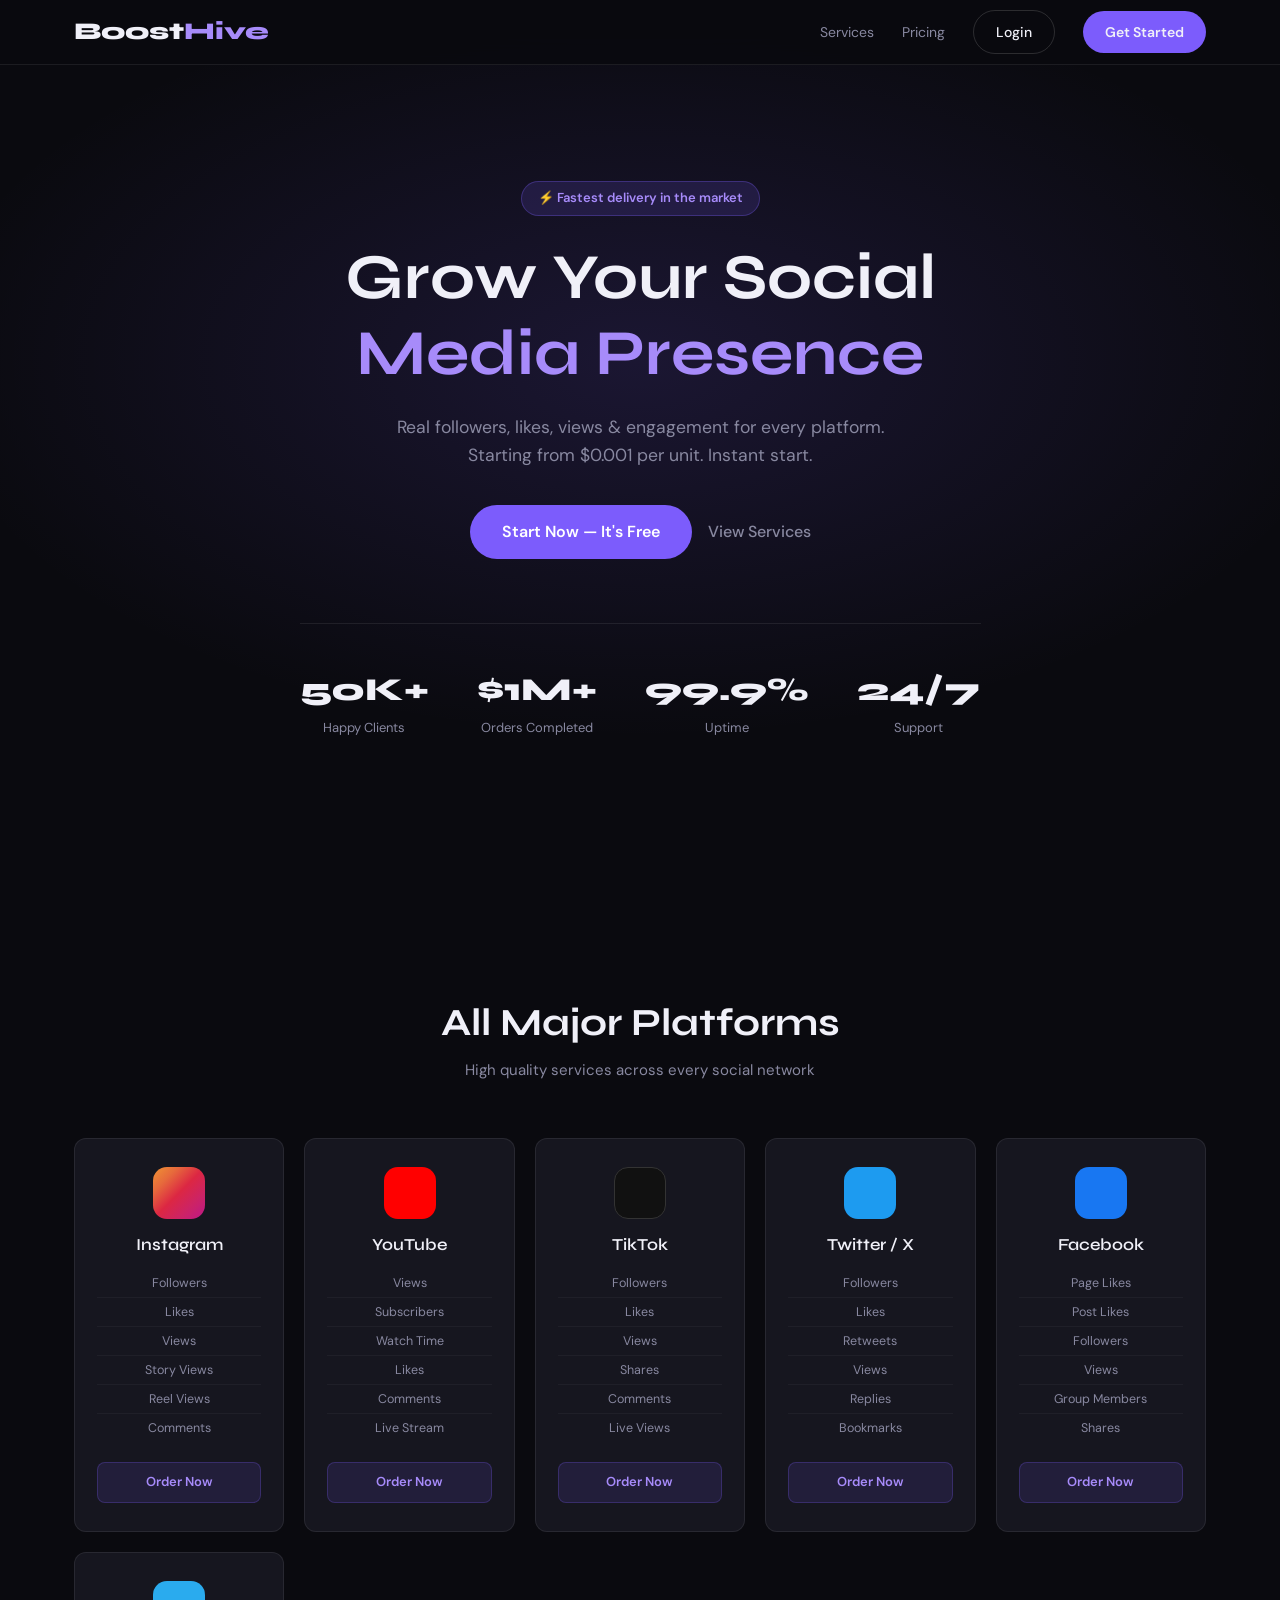
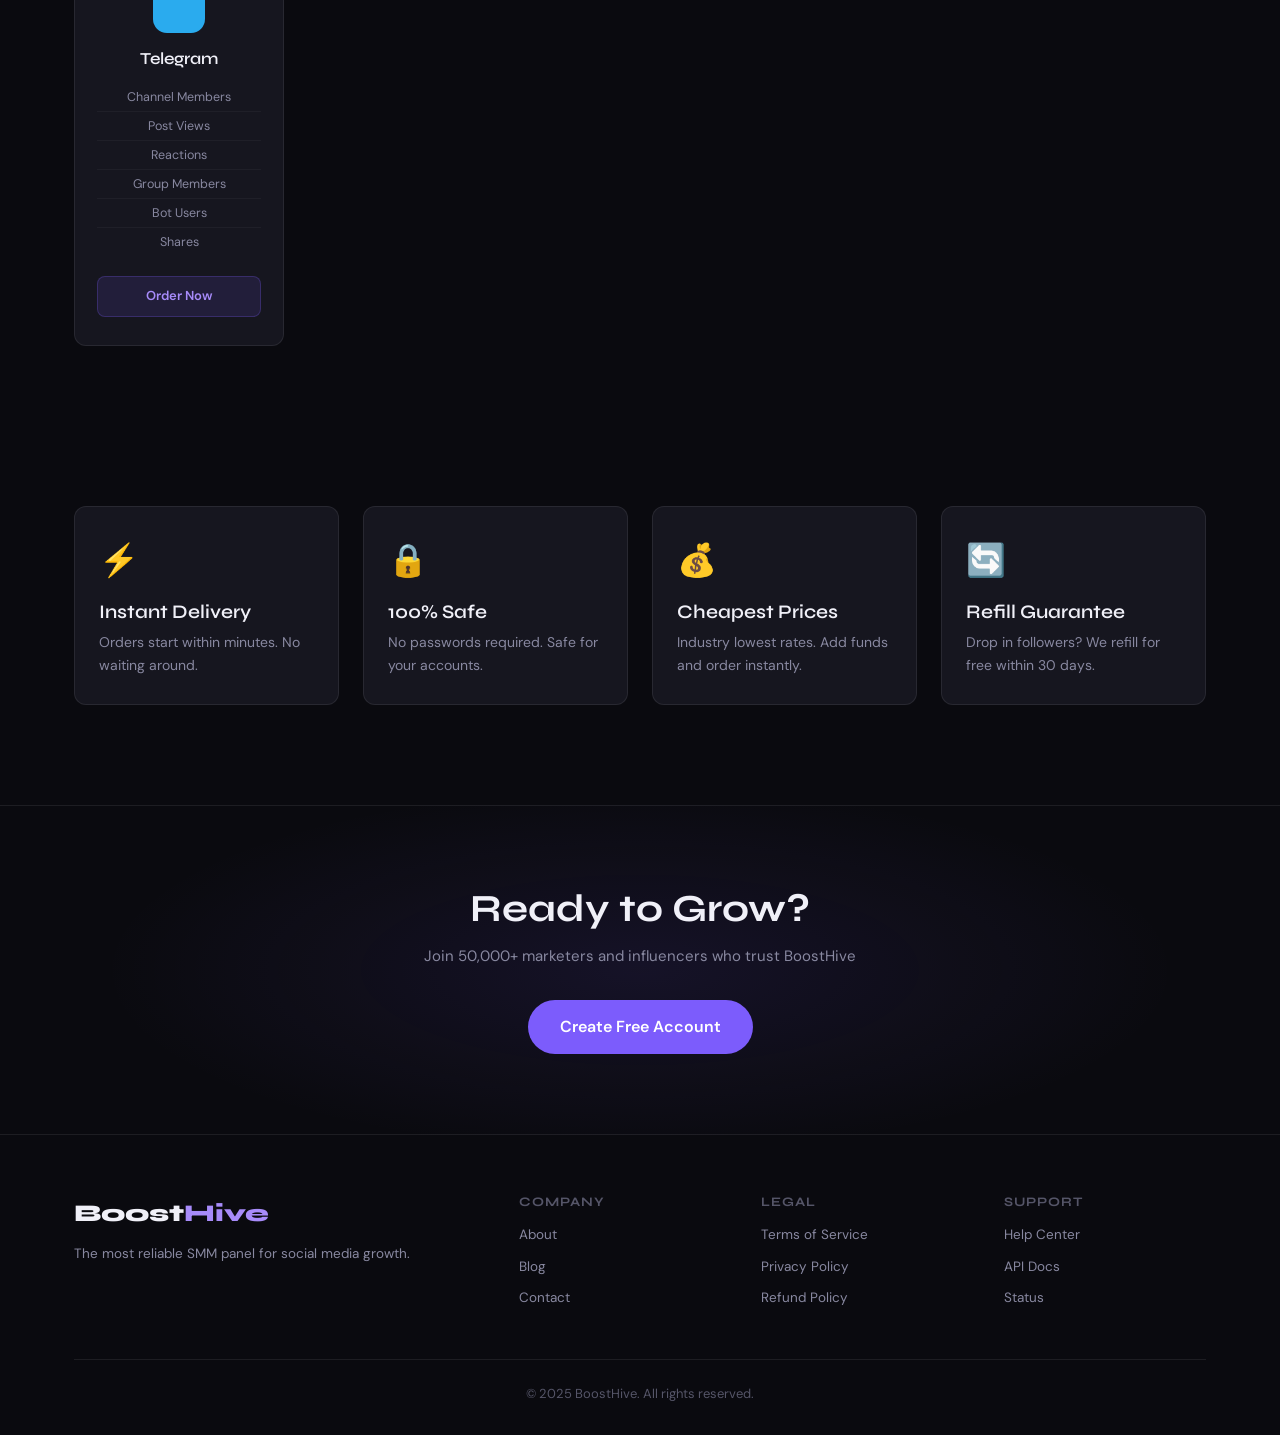
<file: index.html>
<!DOCTYPE html>
<html lang="en">
<head>
<meta charset="UTF-8">
<meta name="viewport" content="width=device-width, initial-scale=1.0">
<title>BoostHive — SMM Panel</title>
<link href="https://fonts.googleapis.com/css2?family=Syne:wght@400;500;600;700;800&family=DM+Sans:wght@300;400;500&display=swap" rel="stylesheet">
<link rel="stylesheet" href="css/main.css">
</head>
<body class="landing">

<nav class="navbar">
  <div class="nav-inner">
    <a href="/" class="logo">Boost<span>Hive</span></a>
    <div class="nav-links">
      <a href="#services">Services</a>
      <a href="#pricing">Pricing</a>
      <a href="login.html" class="btn-outline">Login</a>
      <a href="register.html" class="btn-primary">Get Started</a>
    </div>
  </div>
</nav>

<section class="hero">
  <div class="hero-bg"></div>
  <div class="container">
    <div class="badge">⚡ Fastest delivery in the market</div>
    <h1>Grow Your Social<br><span class="accent">Media Presence</span></h1>
    <p class="hero-sub">Real followers, likes, views & engagement for every platform.<br>Starting from $0.001 per unit. Instant start.</p>
    <div class="hero-cta">
      <a href="register.html" class="btn-primary large">Start Now — It's Free</a>
      <a href="#services" class="btn-ghost large">View Services</a>
    </div>
    <div class="hero-stats">
      <div class="stat"><span class="num">50K+</span><span class="lbl">Happy Clients</span></div>
      <div class="stat"><span class="num">$1M+</span><span class="lbl">Orders Completed</span></div>
      <div class="stat"><span class="num">99.9%</span><span class="lbl">Uptime</span></div>
      <div class="stat"><span class="num">24/7</span><span class="lbl">Support</span></div>
    </div>
  </div>
</section>

<section class="platforms" id="services">
  <div class="container">
    <h2>All Major Platforms</h2>
    <p class="section-sub">High quality services across every social network</p>
    <div class="platform-grid">
      <div class="platform-card">
        <div class="platform-icon ig"></div>
        <h3>Instagram</h3>
        <ul>
          <li>Followers</li><li>Likes</li><li>Views</li><li>Story Views</li><li>Reel Views</li><li>Comments</li>
        </ul>
        <a href="register.html" class="platform-btn">Order Now</a>
      </div>
      <div class="platform-card">
        <div class="platform-icon yt"></div>
        <h3>YouTube</h3>
        <ul>
          <li>Views</li><li>Subscribers</li><li>Watch Time</li><li>Likes</li><li>Comments</li><li>Live Stream</li>
        </ul>
        <a href="register.html" class="platform-btn">Order Now</a>
      </div>
      <div class="platform-card">
        <div class="platform-icon tt"></div>
        <h3>TikTok</h3>
        <ul>
          <li>Followers</li><li>Likes</li><li>Views</li><li>Shares</li><li>Comments</li><li>Live Views</li>
        </ul>
        <a href="register.html" class="platform-btn">Order Now</a>
      </div>
      <div class="platform-card">
        <div class="platform-icon tw"></div>
        <h3>Twitter / X</h3>
        <ul>
          <li>Followers</li><li>Likes</li><li>Retweets</li><li>Views</li><li>Replies</li><li>Bookmarks</li>
        </ul>
        <a href="register.html" class="platform-btn">Order Now</a>
      </div>
      <div class="platform-card">
        <div class="platform-icon fb"></div>
        <h3>Facebook</h3>
        <ul>
          <li>Page Likes</li><li>Post Likes</li><li>Followers</li><li>Views</li><li>Group Members</li><li>Shares</li>
        </ul>
        <a href="register.html" class="platform-btn">Order Now</a>
      </div>
      <div class="platform-card">
        <div class="platform-icon tg"></div>
        <h3>Telegram</h3>
        <ul>
          <li>Channel Members</li><li>Post Views</li><li>Reactions</li><li>Group Members</li><li>Bot Users</li><li>Shares</li>
        </ul>
        <a href="register.html" class="platform-btn">Order Now</a>
      </div>
    </div>
  </div>
</section>

<section class="features">
  <div class="container">
    <div class="features-grid">
      <div class="feature">
        <div class="feature-icon">⚡</div>
        <h3>Instant Delivery</h3>
        <p>Orders start within minutes. No waiting around.</p>
      </div>
      <div class="feature">
        <div class="feature-icon">🔒</div>
        <h3>100% Safe</h3>
        <p>No passwords required. Safe for your accounts.</p>
      </div>
      <div class="feature">
        <div class="feature-icon">💰</div>
        <h3>Cheapest Prices</h3>
        <p>Industry lowest rates. Add funds and order instantly.</p>
      </div>
      <div class="feature">
        <div class="feature-icon">🔄</div>
        <h3>Refill Guarantee</h3>
        <p>Drop in followers? We refill for free within 30 days.</p>
      </div>
    </div>
  </div>
</section>

<section class="cta-section">
  <div class="container">
    <h2>Ready to Grow?</h2>
    <p>Join 50,000+ marketers and influencers who trust BoostHive</p>
    <a href="register.html" class="btn-primary large">Create Free Account</a>
  </div>
</section>

<footer>
  <div class="container">
    <div class="footer-grid">
      <div>
        <div class="logo">Boost<span>Hive</span></div>
        <p>The most reliable SMM panel for social media growth.</p>
      </div>
      <div>
        <h4>Company</h4>
        <a href="#">About</a><a href="#">Blog</a><a href="#">Contact</a>
      </div>
      <div>
        <h4>Legal</h4>
        <a href="#">Terms of Service</a><a href="#">Privacy Policy</a><a href="#">Refund Policy</a>
      </div>
      <div>
        <h4>Support</h4>
        <a href="#">Help Center</a><a href="#">API Docs</a><a href="#">Status</a>
      </div>
    </div>
    <div class="footer-bottom">
      <p>© 2025 BoostHive. All rights reserved.</p>
    </div>
  </div>
</footer>

</body>
</html>
</file>
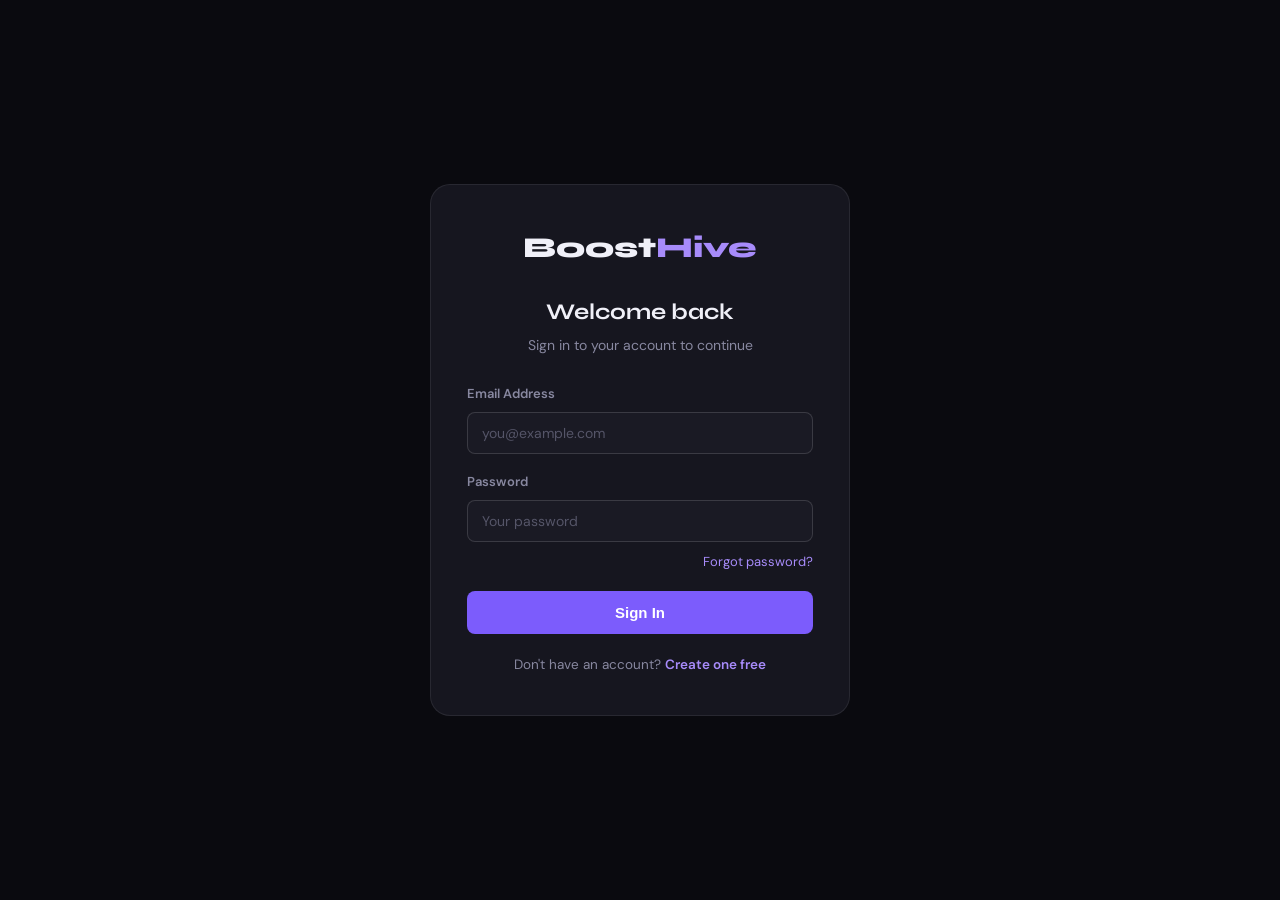
<file: login.html>
<!DOCTYPE html>
<html lang="en">
<head>
<meta charset="UTF-8">
<meta name="viewport" content="width=device-width, initial-scale=1.0">
<title>Login — BoostHive</title>
<link href="https://fonts.googleapis.com/css2?family=Syne:wght@400;500;600;700;800&family=DM+Sans:wght@300;400;500&display=swap" rel="stylesheet">
<link rel="stylesheet" href="css/main.css">
</head>
<body class="auth-page">
<div class="auth-box">
  <a href="/" class="logo">Boost<span>Hive</span></a>
  <h2>Welcome back</h2>
  <p class="auth-sub">Sign in to your account to continue</p>

  <div id="alert-box"></div>

  <div class="form-group">
    <label>Email Address</label>
    <input type="email" id="email" placeholder="you@example.com" autocomplete="email">
  </div>
  <div class="form-group">
    <label>Password</label>
    <input type="password" id="password" placeholder="Your password" autocomplete="current-password">
  </div>
  <div style="display:flex;justify-content:flex-end;margin:-8px 0 18px">
    <a href="forgot.html" style="font-size:13px;color:var(--accent2)">Forgot password?</a>
  </div>

  <button class="btn-primary btn-full" onclick="doLogin()">Sign In</button>

  <div class="auth-switch">
    Don't have an account? <a href="register.html">Create one free</a>
  </div>
</div>

<script>
function doLogin() {
  const email = document.getElementById('email').value.trim();
  const pw = document.getElementById('password').value;
  const box = document.getElementById('alert-box');

  if (!email || !pw) {
    box.innerHTML = '<div class="alert alert-danger">Please fill in all fields.</div>';
    return;
  }

  // Check admin credentials
  if (email === 'admin@boosthive.com' && pw === 'admin123') {
    localStorage.setItem('bh_user', JSON.stringify({ id: 1, name: 'Admin', email, role: 'admin', balance: 9999 }));
    window.location.href = 'admin/dashboard.html';
    return;
  }

  // Check registered users
  const users = JSON.parse(localStorage.getItem('bh_users') || '[]');
  const user = users.find(u => u.email === email && u.password === pw);
  if (user) {
    localStorage.setItem('bh_user', JSON.stringify(user));
    window.location.href = 'dashboard.html';
  } else {
    box.innerHTML = '<div class="alert alert-danger">Invalid email or password.</div>';
  }
}
document.addEventListener('keydown', e => { if (e.key === 'Enter') doLogin(); });
</script>
</body>
</html>
</file>
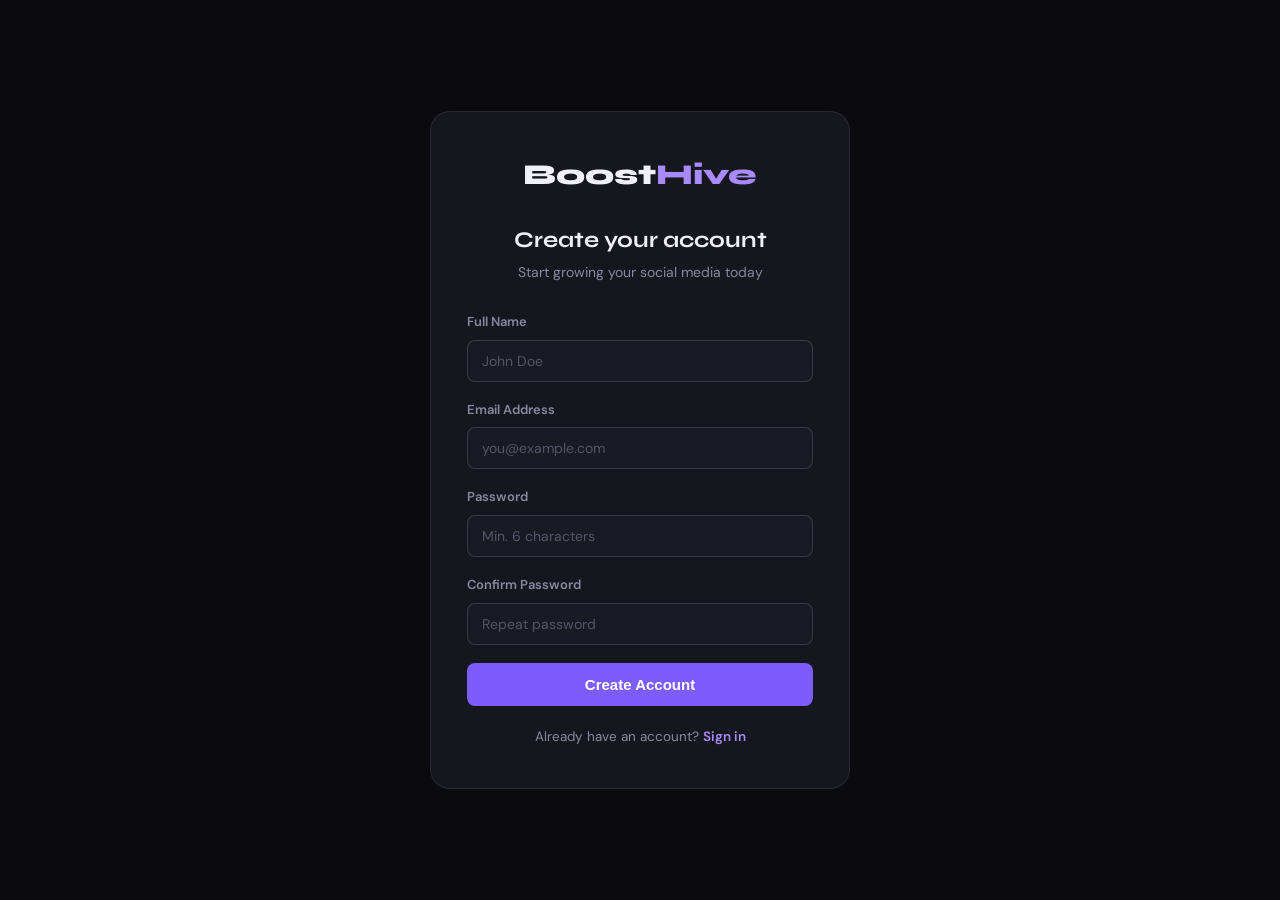
<file: register.html>
<!DOCTYPE html>
<html lang="en">
<head>
<meta charset="UTF-8">
<meta name="viewport" content="width=device-width, initial-scale=1.0">
<title>Register — BoostHive</title>
<link href="https://fonts.googleapis.com/css2?family=Syne:wght@400;500;600;700;800&family=DM+Sans:wght@300;400;500&display=swap" rel="stylesheet">
<link rel="stylesheet" href="css/main.css">
</head>
<body class="auth-page">
<div class="auth-box">
  <a href="/" class="logo">Boost<span>Hive</span></a>
  <h2>Create your account</h2>
  <p class="auth-sub">Start growing your social media today</p>

  <div id="alert-box"></div>

  <div class="form-group">
    <label>Full Name</label>
    <input type="text" id="name" placeholder="John Doe">
  </div>
  <div class="form-group">
    <label>Email Address</label>
    <input type="email" id="email" placeholder="you@example.com">
  </div>
  <div class="form-group">
    <label>Password</label>
    <input type="password" id="password" placeholder="Min. 6 characters">
  </div>
  <div class="form-group">
    <label>Confirm Password</label>
    <input type="password" id="confirm" placeholder="Repeat password">
  </div>

  <button class="btn-primary btn-full" onclick="doRegister()">Create Account</button>

  <div class="auth-switch">
    Already have an account? <a href="login.html">Sign in</a>
  </div>
</div>

<script>
function doRegister() {
  const name = document.getElementById('name').value.trim();
  const email = document.getElementById('email').value.trim();
  const pw = document.getElementById('password').value;
  const confirm = document.getElementById('confirm').value;
  const box = document.getElementById('alert-box');

  if (!name || !email || !pw || !confirm) {
    box.innerHTML = '<div class="alert alert-danger">Please fill in all fields.</div>'; return;
  }
  if (pw.length < 6) {
    box.innerHTML = '<div class="alert alert-danger">Password must be at least 6 characters.</div>'; return;
  }
  if (pw !== confirm) {
    box.innerHTML = '<div class="alert alert-danger">Passwords do not match.</div>'; return;
  }

  const users = JSON.parse(localStorage.getItem('bh_users') || '[]');
  if (users.find(u => u.email === email)) {
    box.innerHTML = '<div class="alert alert-danger">Email already registered.</div>'; return;
  }

  const user = {
    id: Date.now(),
    name, email, password: pw,
    role: 'user',
    balance: 0,
    joined: new Date().toISOString(),
    totalOrders: 0,
    totalSpent: 0
  };
  users.push(user);
  localStorage.setItem('bh_users', JSON.stringify(users));
  localStorage.setItem('bh_user', JSON.stringify(user));
  window.location.href = 'dashboard.html';
}
document.addEventListener('keydown', e => { if (e.key === 'Enter') doRegister(); });
</script>
</body>
</html>
</file>
<file: css/main.css>
/* BoostHive SMM Panel — Main Styles */
*, *::before, *::after { box-sizing: border-box; margin: 0; padding: 0; }

:root {
  --bg: #0a0a0f;
  --bg2: #111118;
  --bg3: #1a1a24;
  --card: #16161f;
  --border: rgba(255,255,255,0.08);
  --border2: rgba(255,255,255,0.14);
  --accent: #7c5cfc;
  --accent2: #a78bfa;
  --accent-glow: rgba(124,92,252,0.25);
  --text: #f0f0f8;
  --muted: #8888a0;
  --muted2: #555568;
  --success: #22c55e;
  --warning: #f59e0b;
  --danger: #ef4444;
  --info: #3b82f6;
  --radius: 12px;
  --radius-sm: 8px;
  --radius-lg: 20px;
  --font-head: 'Syne', sans-serif;
  --font-body: 'DM Sans', sans-serif;
  --ig: linear-gradient(135deg,#f09433,#e6683c,#dc2743,#cc2366,#bc1888);
  --yt: #ff0000;
  --tt: #010101;
  --tw: #1d9bf0;
  --fb: #1877f2;
  --tg: #2aabee;
}

html { scroll-behavior: smooth; }
body { background: var(--bg); color: var(--text); font-family: var(--font-body); font-size: 15px; line-height: 1.6; }
a { color: inherit; text-decoration: none; }
img { max-width: 100%; }

/* ── Typography ── */
h1,h2,h3,h4 { font-family: var(--font-head); font-weight: 700; line-height: 1.2; }
h1 { font-size: clamp(2.4rem, 5vw, 4rem); }
h2 { font-size: clamp(1.8rem, 3vw, 2.6rem); }
h3 { font-size: 1.2rem; font-weight: 600; }

/* ── Containers ── */
.container { max-width: 1180px; margin: 0 auto; padding: 0 24px; }

/* ── Buttons ── */
.btn-primary {
  background: var(--accent);
  color: #fff;
  padding: 10px 22px;
  border-radius: 50px;
  font-weight: 600;
  font-size: 14px;
  border: none;
  cursor: pointer;
  transition: opacity .2s, transform .15s;
  display: inline-block;
}
.btn-primary:hover { opacity: .88; }
.btn-primary.large { padding: 14px 32px; font-size: 16px; }
.btn-outline {
  background: transparent;
  color: var(--text);
  padding: 10px 22px;
  border-radius: 50px;
  border: 1px solid var(--border2);
  font-size: 14px;
  font-weight: 500;
  cursor: pointer;
  transition: border-color .2s, background .2s;
  display: inline-block;
}
.btn-outline:hover { border-color: var(--accent2); background: rgba(124,92,252,.08); }
.btn-ghost { color: var(--muted); font-size: 15px; font-weight: 500; transition: color .2s; display: inline-block; }
.btn-ghost:hover { color: var(--text); }
.btn-ghost.large { font-size: 16px; }

/* ── Navbar ── */
.navbar {
  position: fixed; top: 0; left: 0; right: 0; z-index: 100;
  background: rgba(10,10,15,0.85);
  backdrop-filter: blur(16px);
  border-bottom: 1px solid var(--border);
}
.nav-inner {
  max-width: 1180px; margin: 0 auto; padding: 0 24px;
  height: 64px; display: flex; align-items: center; justify-content: space-between;
}
.logo { font-family: var(--font-head); font-size: 1.5rem; font-weight: 800; }
.logo span { color: var(--accent2); }
.nav-links { display: flex; align-items: center; gap: 28px; }
.nav-links a { font-size: 14px; color: var(--muted); transition: color .2s; }
.nav-links a:hover { color: var(--text); }
.nav-links .btn-primary, .nav-links .btn-outline { color: var(--text); }

/* ── Hero ── */
.hero {
  min-height: 100vh; display: flex; align-items: center;
  padding: 100px 0 80px; position: relative; overflow: hidden; text-align: center;
}
.hero-bg {
  position: absolute; inset: 0;
  background: radial-gradient(ellipse 80% 60% at 50% 40%, rgba(124,92,252,.15) 0%, transparent 70%);
  pointer-events: none;
}
.hero .container { position: relative; z-index: 1; }
.badge {
  display: inline-block; background: rgba(124,92,252,.15); border: 1px solid rgba(124,92,252,.3);
  color: var(--accent2); padding: 6px 16px; border-radius: 50px; font-size: 13px; font-weight: 600;
  margin-bottom: 24px;
}
.hero h1 { margin-bottom: 20px; }
.accent { color: var(--accent2); }
.hero-sub { color: var(--muted); font-size: 1.1rem; margin-bottom: 36px; max-width: 600px; margin-left: auto; margin-right: auto; }
.hero-cta { display: flex; gap: 16px; justify-content: center; align-items: center; margin-bottom: 64px; flex-wrap: wrap; }
.hero-stats {
  display: flex; justify-content: center; gap: 48px; flex-wrap: wrap;
  border-top: 1px solid var(--border); padding-top: 40px;
}
.stat .num { display: block; font-family: var(--font-head); font-size: 2rem; font-weight: 800; color: var(--text); }
.stat .lbl { font-size: 13px; color: var(--muted); }

/* ── Platforms ── */
.platforms { padding: 100px 0; }
.platforms h2 { text-align: center; margin-bottom: 12px; }
.section-sub { text-align: center; color: var(--muted); margin-bottom: 56px; }
.platform-grid { display: grid; grid-template-columns: repeat(auto-fit, minmax(180px, 1fr)); gap: 20px; }
.platform-card {
  background: var(--card); border: 1px solid var(--border);
  border-radius: var(--radius); padding: 28px 22px; text-align: center;
  transition: border-color .2s, transform .2s;
}
.platform-card:hover { border-color: var(--border2); transform: translateY(-4px); }
.platform-icon {
  width: 52px; height: 52px; border-radius: 14px; margin: 0 auto 16px;
  display: flex; align-items: center; justify-content: center;
}
.platform-icon.ig { background: var(--ig); }
.platform-icon.yt { background: var(--yt); }
.platform-icon.tt { background: #111; border: 1px solid #333; }
.platform-icon.tw { background: var(--tw); }
.platform-icon.fb { background: var(--fb); }
.platform-icon.tg { background: var(--tg); }
.platform-card h3 { margin-bottom: 14px; font-size: 1.05rem; }
.platform-card ul { list-style: none; margin-bottom: 20px; }
.platform-card ul li {
  font-size: 12.5px; color: var(--muted); padding: 4px 0;
  border-bottom: 1px solid rgba(255,255,255,0.04);
}
.platform-card ul li:last-child { border-bottom: none; }
.platform-btn {
  display: block; background: rgba(124,92,252,.12); color: var(--accent2);
  border: 1px solid rgba(124,92,252,.25); border-radius: 8px;
  padding: 9px; font-size: 13px; font-weight: 600; transition: background .2s;
}
.platform-btn:hover { background: rgba(124,92,252,.22); }

/* ── Features ── */
.features { padding: 60px 0 100px; }
.features-grid { display: grid; grid-template-columns: repeat(auto-fit, minmax(220px, 1fr)); gap: 24px; }
.feature {
  background: var(--card); border: 1px solid var(--border);
  border-radius: var(--radius); padding: 28px 24px;
}
.feature-icon { font-size: 2rem; margin-bottom: 14px; }
.feature h3 { margin-bottom: 8px; }
.feature p { color: var(--muted); font-size: 14px; }

/* ── CTA ── */
.cta-section {
  padding: 80px 0; text-align: center;
  background: radial-gradient(ellipse 60% 80% at 50% 50%, rgba(124,92,252,.1) 0%, transparent 70%);
  border-top: 1px solid var(--border); border-bottom: 1px solid var(--border);
}
.cta-section h2 { margin-bottom: 12px; }
.cta-section p { color: var(--muted); margin-bottom: 32px; }

/* ── Footer ── */
footer { padding: 60px 0 30px; }
.footer-grid { display: grid; grid-template-columns: 2fr 1fr 1fr 1fr; gap: 40px; margin-bottom: 40px; }
.footer-grid > div > p { color: var(--muted); font-size: 13.5px; margin-top: 10px; }
.footer-grid h4 { font-size: 13px; text-transform: uppercase; letter-spacing: .08em; color: var(--muted2); margin-bottom: 14px; }
.footer-grid a { display: block; color: var(--muted); font-size: 13.5px; margin-bottom: 10px; transition: color .2s; }
.footer-grid a:hover { color: var(--text); }
.footer-bottom { border-top: 1px solid var(--border); padding-top: 24px; text-align: center; color: var(--muted2); font-size: 13px; }

/* ── Auth Pages ── */
.auth-page {
  min-height: 100vh; display: flex; align-items: center; justify-content: center;
  background: var(--bg); padding: 40px 20px;
}
.auth-box {
  width: 100%; max-width: 420px;
  background: var(--card); border: 1px solid var(--border);
  border-radius: var(--radius-lg); padding: 40px 36px;
}
.auth-box .logo { display: block; text-align: center; font-family: var(--font-head); font-size: 1.8rem; font-weight: 800; margin-bottom: 28px; }
.auth-box h2 { text-align: center; margin-bottom: 8px; font-size: 1.4rem; }
.auth-box .auth-sub { text-align: center; color: var(--muted); font-size: 14px; margin-bottom: 28px; }
.form-group { margin-bottom: 18px; }
.form-group label { display: block; font-size: 13px; font-weight: 600; color: var(--muted); margin-bottom: 7px; }
.form-group input, .form-group select, .form-group textarea {
  width: 100%; background: var(--bg3); border: 1px solid var(--border2);
  border-radius: var(--radius-sm); padding: 11px 14px; color: var(--text);
  font-family: var(--font-body); font-size: 14px; transition: border-color .2s;
  outline: none;
}
.form-group input:focus, .form-group select:focus, .form-group textarea:focus { border-color: var(--accent); }
.form-group input::placeholder { color: var(--muted2); }
.form-group select option { background: var(--bg3); }
.btn-full { width: 100%; padding: 13px; font-size: 15px; border-radius: var(--radius-sm); }
.auth-switch { text-align: center; margin-top: 20px; color: var(--muted); font-size: 13.5px; }
.auth-switch a { color: var(--accent2); font-weight: 600; }

/* ── Dashboard Layout ── */
.dash-layout { display: flex; min-height: 100vh; }
.sidebar {
  width: 240px; min-width: 240px; background: var(--card);
  border-right: 1px solid var(--border); display: flex; flex-direction: column;
  position: fixed; top: 0; left: 0; height: 100vh; z-index: 50; overflow-y: auto;
}
.sidebar .logo { padding: 22px 20px 18px; font-family: var(--font-head); font-size: 1.4rem; font-weight: 800; border-bottom: 1px solid var(--border); }
.sidebar-nav { padding: 12px 10px; flex: 1; }
.nav-section { font-size: 10px; text-transform: uppercase; letter-spacing: .1em; color: var(--muted2); padding: 16px 10px 6px; font-weight: 700; }
.nav-item {
  display: flex; align-items: center; gap: 10px; padding: 10px 12px;
  border-radius: var(--radius-sm); color: var(--muted); font-size: 14px; font-weight: 500;
  cursor: pointer; transition: background .15s, color .15s; text-decoration: none;
  margin-bottom: 2px;
}
.nav-item:hover { background: var(--bg3); color: var(--text); }
.nav-item.active { background: rgba(124,92,252,.15); color: var(--accent2); }
.nav-item .icon { font-size: 1.1rem; width: 20px; text-align: center; }
.sidebar-bottom { padding: 12px 10px; border-top: 1px solid var(--border); }
.user-info { display: flex; align-items: center; gap: 10px; padding: 10px 12px; }
.user-avatar { width: 34px; height: 34px; border-radius: 50%; background: var(--accent); display: flex; align-items: center; justify-content: center; font-size: 14px; font-weight: 700; flex-shrink: 0; }
.user-name { font-size: 13px; font-weight: 600; }
.user-bal { font-size: 12px; color: var(--success); }

.main-content { margin-left: 240px; flex: 1; background: var(--bg); }
.topbar {
  background: var(--card); border-bottom: 1px solid var(--border);
  padding: 0 28px; height: 60px; display: flex; align-items: center; justify-content: space-between;
  position: sticky; top: 0; z-index: 40;
}
.topbar h1 { font-size: 1.1rem; font-weight: 700; }
.topbar-right { display: flex; align-items: center; gap: 14px; }
.bal-badge {
  background: rgba(34,197,94,.12); border: 1px solid rgba(34,197,94,.2);
  color: var(--success); padding: 5px 14px; border-radius: 50px; font-size: 13px; font-weight: 700;
}
.add-funds-btn {
  background: var(--accent); color: #fff; border: none; padding: 7px 16px;
  border-radius: 50px; font-size: 13px; font-weight: 600; cursor: pointer; transition: opacity .2s;
}
.add-funds-btn:hover { opacity: .85; }

.page { padding: 28px; }

/* ── Stats Cards ── */
.stats-row { display: grid; grid-template-columns: repeat(auto-fit, minmax(180px, 1fr)); gap: 16px; margin-bottom: 28px; }
.stat-card {
  background: var(--card); border: 1px solid var(--border); border-radius: var(--radius);
  padding: 22px 20px;
}
.stat-card .sc-label { font-size: 12px; color: var(--muted); margin-bottom: 6px; text-transform: uppercase; letter-spacing: .06em; font-weight: 600; }
.stat-card .sc-value { font-family: var(--font-head); font-size: 1.8rem; font-weight: 700; }
.stat-card .sc-change { font-size: 12px; margin-top: 4px; }
.sc-change.up { color: var(--success); }
.sc-change.dn { color: var(--danger); }

/* ── Tables ── */
.table-wrap {
  background: var(--card); border: 1px solid var(--border); border-radius: var(--radius); overflow: hidden;
}
.table-header {
  display: flex; align-items: center; justify-content: space-between;
  padding: 18px 20px; border-bottom: 1px solid var(--border);
}
.table-header h3 { font-size: 1rem; }
table { width: 100%; border-collapse: collapse; }
thead th {
  text-align: left; font-size: 11px; text-transform: uppercase; letter-spacing: .08em;
  color: var(--muted2); padding: 12px 20px; border-bottom: 1px solid var(--border); font-weight: 600;
}
tbody tr { transition: background .15s; }
tbody tr:hover { background: rgba(255,255,255,.02); }
tbody td { padding: 13px 20px; font-size: 13.5px; border-bottom: 1px solid rgba(255,255,255,.03); }
tbody tr:last-child td { border-bottom: none; }

/* ── Status Badges ── */
.badge-status {
  display: inline-flex; align-items: center; gap: 5px;
  padding: 3px 10px; border-radius: 50px; font-size: 11.5px; font-weight: 600;
}
.badge-pending { background: rgba(245,158,11,.1); color: var(--warning); }
.badge-processing { background: rgba(59,130,246,.1); color: var(--info); }
.badge-completed { background: rgba(34,197,94,.1); color: var(--success); }
.badge-cancelled { background: rgba(239,68,68,.1); color: var(--danger); }
.badge-partial { background: rgba(168,85,247,.1); color: #a855f7; }

/* ── Order Form ── */
.order-form-wrap {
  display: grid; grid-template-columns: 1fr 360px; gap: 24px; align-items: start;
}
.order-form {
  background: var(--card); border: 1px solid var(--border); border-radius: var(--radius); padding: 28px;
}
.order-summary {
  background: var(--card); border: 1px solid var(--border); border-radius: var(--radius); padding: 24px;
  position: sticky; top: 72px;
}
.order-summary h3 { margin-bottom: 18px; }
.summary-row { display: flex; justify-content: space-between; padding: 9px 0; border-bottom: 1px solid var(--border); font-size: 13.5px; }
.summary-row:last-of-type { border-bottom: none; }
.summary-row .label { color: var(--muted); }
.summary-total { display: flex; justify-content: space-between; padding: 14px 0 0; margin-top: 4px; }
.summary-total .label { font-weight: 700; }
.summary-total .val { font-weight: 700; color: var(--accent2); font-size: 1.1rem; }

/* ── Service Selector ── */
.service-search { margin-bottom: 16px; }
.service-search input {
  width: 100%; background: var(--bg3); border: 1px solid var(--border2);
  border-radius: var(--radius-sm); padding: 11px 14px; color: var(--text);
  font-family: var(--font-body); font-size: 14px; outline: none;
}
.service-search input:focus { border-color: var(--accent); }
.category-tabs { display: flex; gap: 8px; flex-wrap: wrap; margin-bottom: 16px; }
.cat-tab {
  padding: 6px 14px; border-radius: 50px; font-size: 12.5px; font-weight: 600;
  border: 1px solid var(--border2); background: transparent; color: var(--muted);
  cursor: pointer; transition: all .15s;
}
.cat-tab:hover, .cat-tab.active { background: rgba(124,92,252,.15); border-color: rgba(124,92,252,.4); color: var(--accent2); }

/* ── Funds / Payment ── */
.payment-methods { display: grid; grid-template-columns: repeat(auto-fit, minmax(130px, 1fr)); gap: 12px; margin-bottom: 24px; }
.pm-card {
  border: 2px solid var(--border); border-radius: var(--radius-sm); padding: 16px 12px;
  text-align: center; cursor: pointer; transition: border-color .15s, background .15s;
}
.pm-card:hover { border-color: var(--border2); }
.pm-card.selected { border-color: var(--accent); background: rgba(124,92,252,.08); }
.pm-card .pm-icon { font-size: 1.6rem; margin-bottom: 8px; }
.pm-card .pm-name { font-size: 12px; font-weight: 700; }

/* ── Notifications / Alerts ── */
.alert {
  padding: 14px 18px; border-radius: var(--radius-sm); font-size: 13.5px;
  margin-bottom: 18px; border: 1px solid;
}
.alert-info { background: rgba(59,130,246,.08); border-color: rgba(59,130,246,.2); color: #93c5fd; }
.alert-success { background: rgba(34,197,94,.08); border-color: rgba(34,197,94,.2); color: #86efac; }
.alert-warning { background: rgba(245,158,11,.08); border-color: rgba(245,158,11,.2); color: #fcd34d; }
.alert-danger { background: rgba(239,68,68,.08); border-color: rgba(239,68,68,.2); color: #fca5a5; }

/* ── Admin specifics ── */
.admin-tag { background: rgba(239,68,68,.12); color: var(--danger); border: 1px solid rgba(239,68,68,.25); padding: 2px 10px; border-radius: 50px; font-size: 11px; font-weight: 700; }

/* ── Responsive ── */
@media (max-width: 900px) {
  .footer-grid { grid-template-columns: 1fr 1fr; }
  .order-form-wrap { grid-template-columns: 1fr; }
  .sidebar { transform: translateX(-100%); transition: transform .25s; }
  .sidebar.open { transform: translateX(0); }
  .main-content { margin-left: 0; }
}
@media (max-width: 600px) {
  .hero-stats { gap: 24px; }
  .nav-links { gap: 12px; }
  .nav-links a:not(.btn-primary):not(.btn-outline) { display: none; }
  .auth-box { padding: 28px 20px; }
  .page { padding: 16px; }
  .topbar { padding: 0 16px; }
}
</file>
